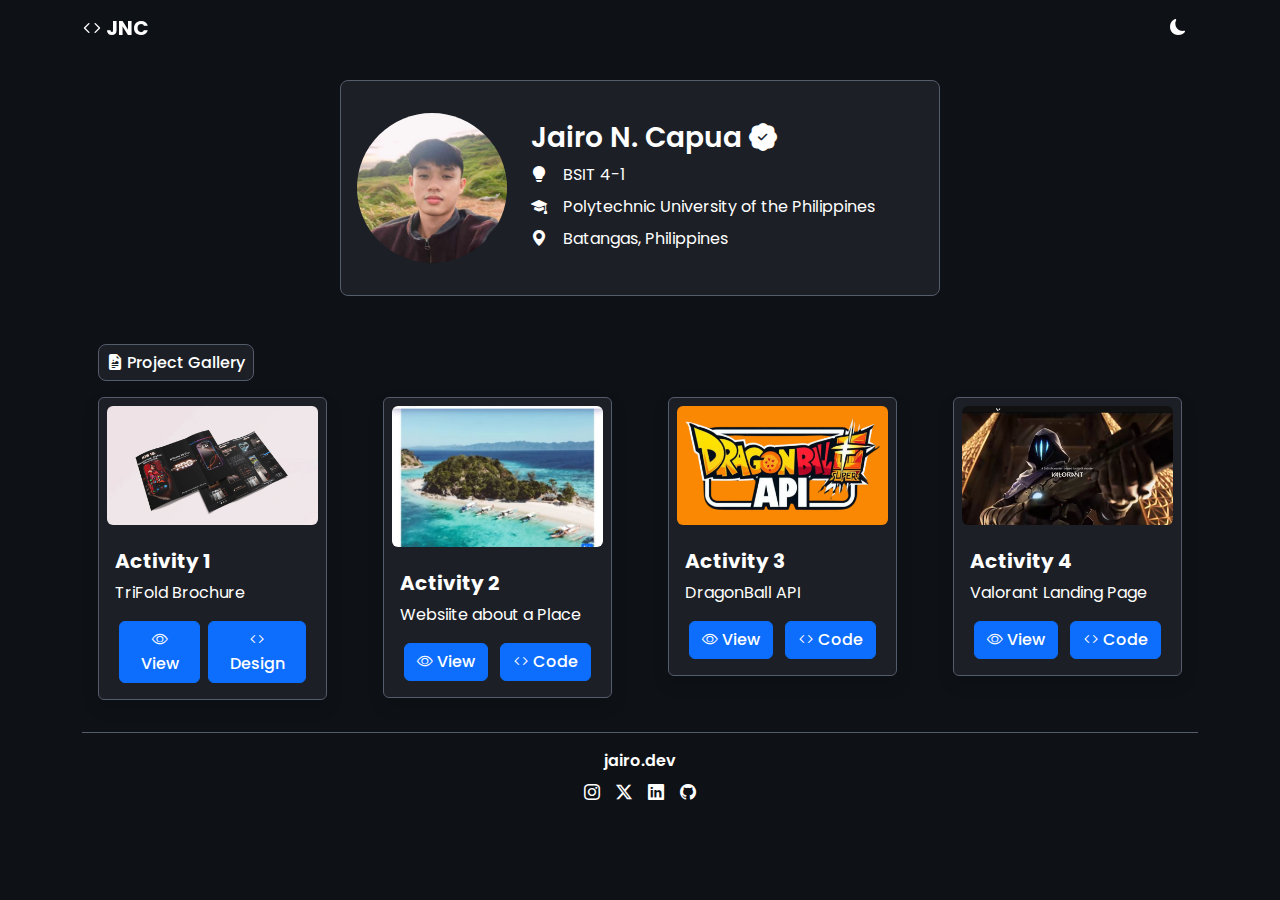
<file: index.html>
<!DOCTYPE html>
<html lang="en">

<head>
    <meta charset="utf-8" />
    <meta name="viewport" content="width=device-width, initial-scale=1" />
    <title>jairo.dev</title>
    <link rel="icon" href="assets/images/wecbIcon.png">
    <link href="https://cdn.jsdelivr.net/npm/bootstrap@5.3.3/dist/css/bootstrap.min.css" rel="stylesheet"
        integrity="sha384-QWTKZyjpPEjISv5WaRU9OFeRpok6YctnYmDr5pNlyT2bRjXh0JMhjY6hW+ALEwIH" crossorigin="anonymous" />

    <link rel="preconnect" href="https://fonts.googleapis.com">
    <link rel="preconnect" href="https://fonts.gstatic.com" crossorigin>
    <link
        href="https://fonts.googleapis.com/css2?family=Poppins:ital,wght@0,100;0,200;0,300;0,400;0,500;0,600;0,700;0,800;0,900;1,100;1,200;1,300;1,400;1,500;1,600;1,700;1,800;1,900&display=swap"
        rel="stylesheet">
    <link rel="stylesheet" href="style.css">
    <link rel="stylesheet" href="https://cdn.jsdelivr.net/npm/bootstrap-icons@1.11.3/font/bootstrap-icons.min.css">
</head>




<body>
    <!-- Start Navbar -->
    <nav class="navbar">
        <div class="container">
            <a class="navbar-brand"><i class="bi bi-code"></i> JNC</a>
            <button class="ToggleColor btn" type="submit"><i id="ToggleColorMode" class="bi bi-moon-fill"></i></button>
        </div>
    </nav>
    <!-- End Navbar -->

    <!-- Header -->
    <div class="container">
        <div class="container mt-4 rounded-3 p-3"
            style=" width: 100%; max-width: 600px; background-color: #1c1f26; color: white; border: 1px solid #545b6a;">
            <div class="row my-3">
                <div class="col-lg-12">
                    <div class="d-flex align-items-start">
                        <!-- Profile Photo -->
                        <div class="ProfilePhoto">
                            <img src="assets/images/profilePhoto.jpg" alt="Profile Photo" class=" rounded-circle "
                                style="height: 150px; width: 150px;">
                        </div>

                        <!-- Name and Info -->
                        <div class="info mt-2 ms-4">
                            <h1 class="nameProfile fs-3">
                                Jairo N. Capua
                                <i class="bi bi-patch-check-fill verified fs-3"></i>
                            </h1>

                            <div class="profileDetails d-flex align-items-center mb-2">
                                <i class="bi bi-lightbulb-fill"></i>
                                <p class="fs-6 mb-0 ms-3">BSIT 4-1</p>
                            </div>

                            <div class="profileDetails d-flex align-items-center mb-2">
                                <i class="bi bi-mortarboard-fill"></i>
                                <p class="fs-6 mb-0 ms-3">Polytechnic University of the Philippines</p>
                            </div>

                            <div class="profileDetails d-flex align-items-center">
                                <i class="bi bi-geo-alt-fill"></i>
                                <p class="fs-6 mb-0 ms-3">Batangas, Philippines</p>
                            </div>
                        </div>

                    </div>
                </div>
            </div>
        </div>
        <div class="row mt-5 mb-2">
            <div class="mx-3">
                <h1 class="projectGallery rounded-3 p-2 fs-6 d-inline-block">
                    <i class="bi bi-file-earmark-richtext-fill"></i> Project Gallery
                </h1>
            </div>
        </div>
        <div class="row">
            <!-- Card 1 -->
            <div class="col-12 col-md-6 col-lg-4 col-xl-3 mb-3">
                <div class="card mx-3 mb-3 shadow">
                    <div class="m-2">
                        <img src="Projects/Activity_1/Thumbnail.png" class="card-img-top rounded-2">
                    </div>
                    <div class="card-body">
                        <h5 class="card-title fw-bolder">Activity 1</h5>
                        <p class="card-text">TriFold Brochure</p>
                        <div class="d-flex justify-content-between">
                            <a href="Projects/Activity_1/iPhone_16_Pro.pdf" target="_blank" class="cardBtn btn btn-primary mx-1 fw-medium"><i class="bi bi-eye"></i>
                                View</a>
                            <a href="https://www.canva.com/design/DAGTRFgk-pg/ElQXG5qUAUr1colpvwlOow/edit?utm_content=DAGTRFgk-pg&utm_campaign=designshare&utm_medium=link2&utm_source=sharebutton" target="_blank" class="cardBtn btn btn-primary mx-1 fw-medium"><i class="bi bi-code"></i>
                                Design</a>
                        </div>
                    </div>

                </div>
            </div>
            <!-- Card 2 -->
            <div class="col-12 col-md-6 col-lg-4 col-xl-3 mb-3">
                <div class="card mx-3 mb-3 shadow">
                    <div class="m-2">
                        <img src="Projects/Activity_2/Places/thumbnail.png" class="card-img-top rounded-2">
                    </div>
                    <div class="card-body">
                        <h5 class="card-title fw-bolder">Activity 2</h5>
                        <p class="card-text">Websiite about a Place</p>
                        <div class="d-flex justify-content-between">
                            <a href="Projects/Activity_2/Places/index.html" target="_blank" class="cardBtn btn btn-primary mx-1 fw-medium"><i class="bi bi-eye"></i>
                                View</a>
                            <a href="https://github.com/jairocapua/jairocapua.github.io" target="_blank" class="cardBtn btn btn-primary mx-1 fw-medium"><i class="bi bi-code"></i>
                                Code</a>
                        </div>
                    </div>

                </div>
            </div>
            <!-- Card 3 -->
            <div class="col-12 col-md-6 col-lg-4 col-xl-3 mb-3">
                <div class="card mx-3 mb-3 shadow">
                    <div class="m-2">
                        <img src="Projects/Activity_3/thumbnail.png" class="card-img-top rounded-2">
                    </div>
                    <div class="card-body">
                        <h5 class="card-title fw-bolder">Activity 3</h5>
                        <p class="card-text">DragonBall API</p>
                        <div class="d-flex justify-content-between">
                            <a href="Projects/Activity_3/DragonBall_API/index.html"  class="cardBtn btn btn-primary mx-1 fw-medium"><i class="bi bi-eye"></i>
                                View</a>
                            <a href="https://github.com/jairocapua/jairocapua.github.io"  class="cardBtn btn btn-primary mx-1 fw-medium"><i class="bi bi-code"></i>
                                Code</a>
                        </div>
                    </div>

                </div>
            </div>
            <!-- Card 4 -->
            <div class="col-12 col-md-6 col-lg-4 col-xl-3 mb-3">
                <div class="card mx-3 mb-3 shadow">
                    <div class="m-2">
                        <img src="Projects/Activity_4/thumbnail.png" class="card-img-top rounded-2">
                    </div>
                    <div class="card-body">
                        <h5 class="card-title fw-bolder">Activity 4</h5>
                        <p class="card-text">Valorant Landing Page</p>
                        <div class="d-flex justify-content-between">
                            <a href="Projects/Activity_4/index.html"  class="cardBtn btn btn-primary mx-1 fw-medium"><i class="bi bi-eye"></i>
                                View</a>
                            <a href="https://github.com/jairocapua/jairocapua.github.io"  class="cardBtn btn btn-primary mx-1 fw-medium"><i class="bi bi-code"></i>
                                Code</a>
                        </div>
                    </div>

                </div>
            </div>
        </div>
    </div>
    <!--  End Header -->

    <script src="https://cdn.jsdelivr.net/npm/bootstrap@5.3.3/dist/js/bootstrap.bundle.min.js"
        integrity="sha384-YvpcrYf0tY3lHB60NNkmXc5s9fDVZLESaAA55NDzOxhy9GkcIdslK1eN7N6jIeHz"
        crossorigin="anonymous"></script>

    <script>
        var defaultTheme = "Dark"
        function ChangeColorMode() {
            if (defaultTheme == "Dark") {
                document.getElementById(ToggleColorMode)
            }

        }
    </script>
</body>
<div class="container">
    <footer class="container " style="height: 50px; border-top: solid 1px; border-color:#545b6a;">
        <div class="py-3">
            <div class="d-flex justify-content-center align-items-center mb-2 fw-semibold">
                jairo.dev
            </div>
            <div class=" d-flex justify-content-center align-items-center">
                <div>
                    <a href="https://www.instagram.com/" target="_blank" rel="noopener noreferrer">
                      <i class="socialLinks bi bi-instagram mx-2"></i>
                    </a>
                  </div>
                  <div>
                    <a href="https://www.twitter.com/" target="_blank" rel="noopener noreferrer">
                      <i class="socialLinks bi bi-twitter-x mx-2"></i>
                    </a>
                  </div>
                  <div>
                    <a href="https://www.linkedin.com/" target="_blank" rel="noopener noreferrer">
                      <i class="socialLinks bi bi-linkedin mx-2"></i>
                    </a>
                  </div>
                  <div>
                    <a href="https://www.github.com/" target="_blank" rel="noopener noreferrer">
                      <i class="socialLinks bi bi-github mx-2"></i>
                    </a>
                  </div>
                  
            </div>
        </div>
    </footer>
</div>

</html>
</file>
<file: style.css>
.navbar {
  font-family: "Poppins", sans-serif;
  font-weight: 700;
  font-style: normal;
  /* border-bottom: solid 1px;
  border-color: #2d323b; */
  background: rgba( 255, 255, 255, 0 );
  backdrop-filter: blur( 2.5px );
  -webkit-backdrop-filter: blur( 2.5px );
  position: sticky;
  top: 0;            /* Position it at the top of the page */
  z-index: 1000;
}
.navbar-brand{
  color: white;
}
.navbar-brand:hover{
  color: white;
}
 .nameProfile{
    font-family: "Poppins", sans-serif;
    font-weight: 600;
    font-style: normal;
}

body{
  background-color: #0e1217;
  color: white;
  font-family: "Poppins", sans-serif;
}


.projectGallery{
  background-color: #1c1f26;
  border: 1px solid #545b6a;
  cursor: pointer;
  
}

.card{
  background-color: #1c1f26;
  color: white;
  border: solid 1px;
  border-color: #545b6a;
}
.cardBtn{
  font-size: 1rem;
}
.ToggleColor{
  border: none;
  color: #ffff;
}
.ToggleColor:hover{
  border: none;
  color: #f59f0f;
  
}

footer{
  border-top: 1px solid ;
  border-color: #2d323b;
  color: #ffff;
}
.socialLinks{
  cursor: pointer;
}

a {
  text-decoration: none; /* Removes underline */
  color: #fff;
}


/* Ensures icon color doesn’t inherit blue from link */
.socialLinks {
  color: #fff; /* Change to your desired color */
}

.container404 img{
  height: 50%;
  width: 50%;
  display: flex;
  justify-content: center;
  align-items: center;
}
</file>
